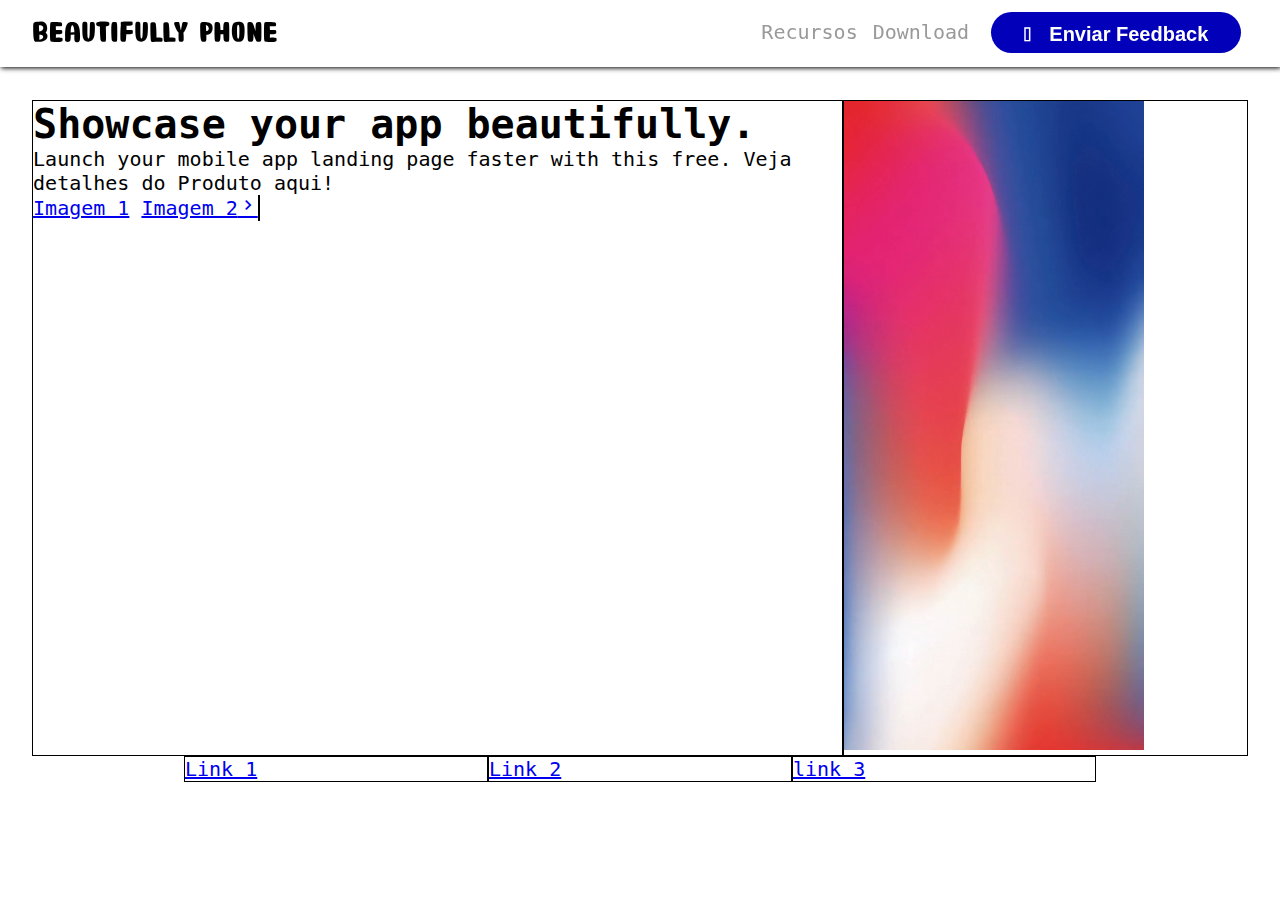
<file: public/index.html>
<!DOCTYPE html>
<html lang="en">
<head>
    <meta charset="UTF-8">
    <meta http-equiv="X-UA-Compatible" content="IE=edge">
    <meta name="viewport" content="width=device-width, initial-scale=1.0">
    <title>Loja de celular</title>
    <link rel="stylesheet" href="../src/css/style.css">
    <link rel="preconnect" href="https://fonts.googleapis.com">
    <link rel="preconnect" href="https://fonts.gstatic.com" crossorigin>
    <link href="https://fonts.googleapis.com/css2?family=Oleo+Script:wght@700&family=Open+Sans:ital,wght@1,500&display=swap" rel="stylesheet">
    <link href="https://fonts.googleapis.com/icon?family=Material+Icons" rel="stylesheet">
    <link rel="stylesheet" href="https://fonts.googleapis.com/css2?family=Material+Symbols+Outlined:opsz,wght,FILL,GRAD@48,400,0,0" />
    <link rel="stylesheet" href="../src/css/icons.css">
</head>
<body>
    <nav class="main-nav">
        <div class="container">
            <div class="menu">
                <div class="logo-tipo">
                    <a href="#">Beautifully Phone</a>
                </div>
                <div class="menu-servicos">
                    <ul class="servicos">
                        <span class="fechar" onclick="document.querySelector('.mobile-icon').style.display = 'block'; document.querySelector('.menu-servicos').style.display = 'none'"></span>
                        <li><a href="#">Recursos</a></li>
                        <li><a href="#">Download</a></li>
                        <li>
                            <button onclick="document.querySelector('.container-overlay').style.display = 'block'" class="btn">
                                <span class="env"></span>
                                <span>Enviar Feedback</span>
                            </button>
                        </li>
                    </ul>
                </div>
                <div class="mobile-icon">
                    <button onclick="document.querySelector('.menu-servicos').style.display = 'block';document.querySelector('.mobile-icon').style.display = 'none' " class="btn-mobile"></button>
                </div>
            </div>
        </div>
    </nav>
    <header class="header">
        <div class="container">
            <div class="row">
                <div class="col-sm-6 col-md-8">
                    <div class="main-content">
                        <h1>
                            Showcase your app beautifully.
                        </h1>
                        <p>
                            Launch your mobile app landing page faster with this free.
                            Veja detalhes do Produto aqui!
                        </p>
                        <div class="mobile">
                            <a href="#">Imagem 1</a>
                            <a href="#" class="material">Imagem 2</a>
                        </div>
                    </div>
                </div>
                <div class="col-sm-6 col-md-4">
                     <div class="device-mock">
                        <div class="device-border">
                            <video>
                                <source src="../src/videos/demo-screen.mp4" type="video/mp4">
                                <p>Error ao reproduzir o video</p>
                                <a href="../src/videos/demo-screen.mp4" class="material">Download</a>
                            </video>
                        </div>
                    </div>
                </div>
            </div>
        </div>
    </header>
    <!-- <aside class="tvt">
        <div class="animation-airplan">
            <div class="container">
                <h2 class="h2">
                    "Uma solução intuitiva para um problema comum que todos nós enfrentamos, em um único aplicativo!"
                </h2>
            </div>
        </div>
    </aside> -->
    <footer>
        <div class="container">
            <div class="row">
                <div class="col-sm-3 col-md-3">
                    <a href="#">Link 1</a>
                </div>
                <div class="col-sm-3 col-md-3">
                    <a href="#">Link 2</a>
                </div>
                <div class="col-sm-3 col-md-3">
                    <a href="#">link 3</a>
                </div>
            </div>
        </div>
    </footer>
    <div class="container-overlay" onclick="document.querySelector('.container-overlay').style.display = 'none'">
        <div class="overlay">
            <div class="feedback">
                <span>Minha caixa de overlay</span>
            </div>
        </div>
    </div>
</body>
</html>
</file>
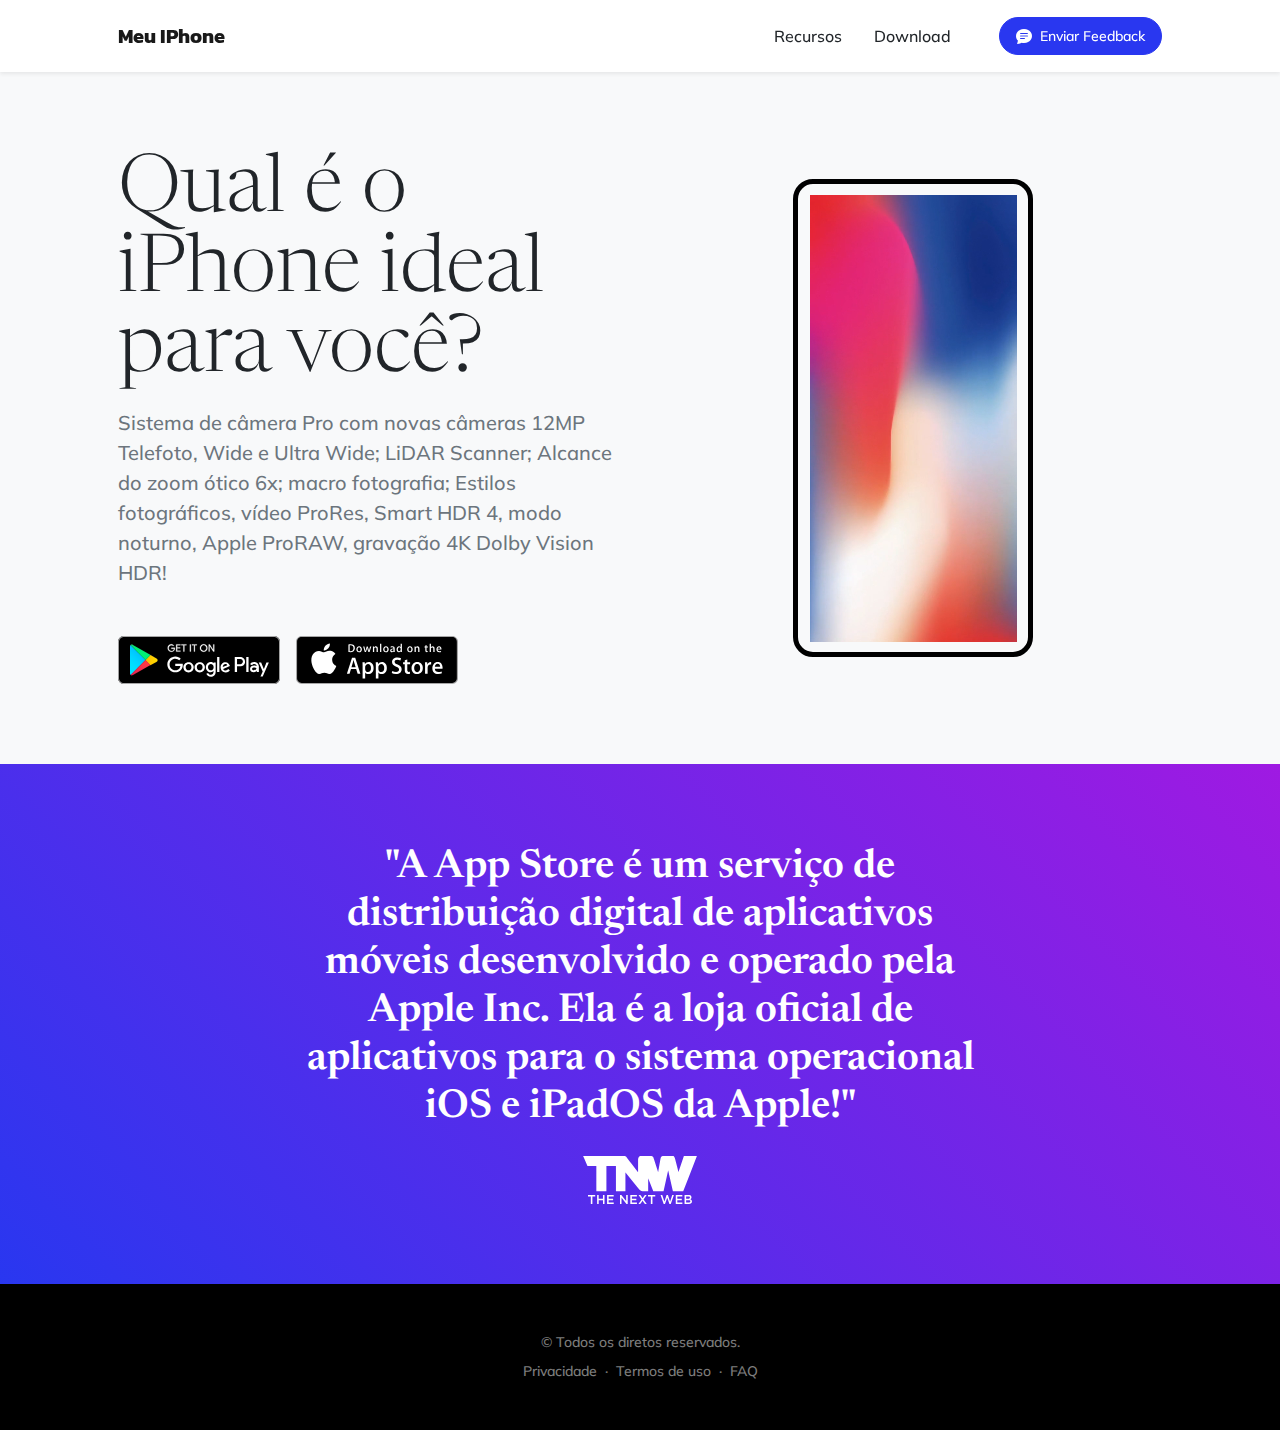
<file: src/modelo/index.html>
<!DOCTYPE html>
<html lang="en">
    <head>
        <meta charset="utf-8" />
        <meta name="viewport" content="width=device-width, initial-scale=1, shrink-to-fit=no" />
        <meta name="description" content="" />
        <meta name="author" content="" />
        <title>Iphone beautifully</title>
        <link rel="icon" type="image/x-icon" href="assets/favicon.ico" />
        <!-- Bootstrap icons-->
        <link href="https://cdn.jsdelivr.net/npm/bootstrap-icons@1.5.0/font/bootstrap-icons.css" rel="stylesheet" />
        <!-- Google fonts-->
        <link rel="preconnect" href="https://fonts.gstatic.com" />
        <link href="https://fonts.googleapis.com/css2?family=Newsreader:ital,wght@0,600;1,600&amp;display=swap" rel="stylesheet" />
        <link href="https://fonts.googleapis.com/css2?family=Mulish:ital,wght@0,300;0,500;0,600;0,700;1,300;1,500;1,600;1,700&amp;display=swap" rel="stylesheet" />
        <link href="https://fonts.googleapis.com/css2?family=Kanit:ital,wght@0,400;1,400&amp;display=swap" rel="stylesheet" />
        <!-- Core theme CSS (includes Bootstrap)-->
        <link href="css/styles.css" rel="stylesheet" />
    </head>
    <body id="page-top">
        <!-- Navigation-->
        <nav class="navbar navbar-expand-lg navbar-light fixed-top shadow-sm" id="mainNav">
            <div class="container px-5">
                <a class="navbar-brand fw-bold" href="#page-top">Meu IPhone</a>
                <button class="navbar-toggler" type="button" data-bs-toggle="collapse" data-bs-target="#navbarResponsive" aria-controls="navbarResponsive" aria-expanded="false" aria-label="Toggle navigation">
                    Menu
                    <i class="bi-list"></i>
                </button>
                <div class="collapse navbar-collapse" id="navbarResponsive">
                    <ul class="navbar-nav ms-auto me-4 my-3 my-lg-0">
                        <li class="nav-item"><a class="nav-link me-lg-3" href="#features">Recursos</a></li>
                        <li class="nav-item"><a class="nav-link me-lg-3" href="#download">Download</a></li>
                    </ul>
                    <button class="btn btn-primary rounded-pill px-3 mb-2 mb-lg-0" data-bs-toggle="modal" data-bs-target="#feedbackModal">
                        <span class="d-flex align-items-center">
                            <i class="bi-chat-text-fill me-2"></i>
                            <span class="small">Enviar Feedback</span>
                        </span>
                    </button>
                </div>
            </div>
        </nav>
        <header class="masthead">
            <div class="container px-5">
                <div class="row gx-5 align-items-center">
                    <div class="col-lg-6">
                        <div class="mb-5 mb-lg-0 text-center text-lg-start">
                            <h1 class="display-1 lh-1 mb-3">Qual é o iPhone ideal para você?</h1>
                            <p class="lead fw-normal text-muted mb-5">Sistema de câmera Pro com novas câmeras 12MP Telefoto, Wide e Ultra Wide; LiDAR Scanner; Alcance do zoom ótico 6x; macro fotografia; Estilos fotográficos, vídeo ProRes, Smart HDR 4, modo noturno, Apple ProRAW, gravação 4K Dolby Vision HDR!</p>
                            <div class="d-flex flex-column flex-lg-row align-items-center">
                                <a class="me-lg-3 mb-4 mb-lg-0" href="#!"><img class="app-badge" src="assets/img/google-play-badge.svg" alt="..." /></a>
                                <a href="#!"><img class="app-badge" src="assets/img/app-store-badge.svg" alt="..." /></a>
                            </div>
                        </div>
                    </div>
                    <div class="col-lg-6">
                        <div class="masthead-device-mockup">
                            <div class="device-wrapper">
                                <div class="device" data-device="iPhoneX" data-orientation="portrait" data-color="black">
                                    <div class="screen bg-black">
                                        <video muted="muted" autoplay="" loop="" style="max-width: 100%; height: 100%"><source src="assets/img/demo-screen.mp4" type="video/mp4" /></video>
                                    </div>
                                </div>
                            </div>
                        </div>
                    </div>
                </div>
            </div>
        </header>
        <!-- aside-->
        <aside class="text-center bg-gradient-primary-to-secondary">
            <div class="container px-5">
                <div class="row gx-5 justify-content-center">
                    <div class="col-xl-8">
                        <div class="h2 fs-1 text-white mb-4">"A App Store é um serviço de distribuição digital de aplicativos móveis desenvolvido e operado pela Apple Inc. Ela é a loja oficial de aplicativos para o sistema operacional iOS e iPadOS da Apple!"</div>
                        <img src="assets/img/tnw-logo.svg" alt="..." style="height: 3rem" />
                    </div>
                </div>
            </div>
        </aside>
        <!-- Footer-->
        <footer class="bg-black text-center py-5">
            <div class="container px-5">
                <div class="text-white-50 small">
                    <div class="mb-2">&copy; Todos os diretos reservados.</div>
                    <a href="#!">Privacidade</a>
                    <span class="mx-1">&middot;</span>
                    <a href="#!">Termos de uso</a>
                    <span class="mx-1">&middot;</span>
                    <a href="#!">FAQ</a>
                </div>
            </div>
        </footer>
        <!-- Feedback Modal-->
        <div class="modal fade" id="feedbackModal" tabindex="-1" aria-labelledby="feedbackModalLabel" aria-hidden="true">
            <div class="modal-dialog modal-dialog-centered">
                <div class="modal-content">
                    <div class="modal-body border-0 p-4">
                        <form id="contactForm" data-sb-form-api-token="API_TOKEN">
                            <div class="form-floating mb-3">
                                <input class="form-control" id="name" type="text" placeholder="Enter your name..." data-sb-validations="required" />
                                <label for="name">Nome completo</label>
                                <div class="invalid-feedback" data-sb-feedback="name:required">O nome é Obrigatório.</div>
                            </div>
                            <div class="form-floating mb-3">
                                <input class="form-control" id="email" type="email" placeholder="name@example.com" data-sb-validations="required,email" />
                                <label for="email">E-mail</label>
                                <div class="invalid-feedback" data-sb-feedback="email:required">O email é obrigatório.</div>
                                <div class="invalid-feedback" data-sb-feedback="email:email">Email invalido..</div>
                            </div>
                            <div class="form-floating mb-3">
                                <input class="form-control" id="cep" type="text" placeholder="00000-00" data-sb-validations="required" />
                                <label for="email">Cep</label>
                                <div class="invalid-feedback" data-sb-feedback="cep:required">O Cep é obrigatório.</div>
                                <div class="invalid-feedback" data-sb-feedback="cep:cep">Cep invalido..</div>
                            </div>
                            <div class="form-floating mb-3">
                                <input class="form-control" id="bairro" type="text" placeholder="00000-00" data-sb-validations="required" />
                                <label for="bairro">Bairro</label>
                                <div class="invalid-feedback" data-sb-feedback="bairro:required">O Bairro é obrigatório.</div>
                                <div class="invalid-feedback" data-sb-feedback="bairro:bairro">Bairro invalido..</div>
                            </div>
                            <div class="form-floating mb-3">
                                <input class="form-control" id="logradouro" type="text" placeholder="00000-00" data-sb-validations="required" />
                                <label for="logradouro">Logradouro</label>
                                <div class="invalid-feedback" data-sb-feedback="logradouro:required">O Logradouro é obrigatório.</div>
                                <div class="invalid-feedback" data-sb-feedback="logradouro:logradouro">Logradouro invalido..</div>
                            </div>
                            <div class="form-floating mb-3">
                                <textarea class="form-control" id="message" type="text" placeholder="Coloque sua mensagem aqui..." style="height: 10rem" data-sb-validations="required"></textarea>
                                <label for="message">Mensagem</label>
                                <div class="invalid-feedback" data-sb-feedback="message:required">Uma mensagem é obrigatório.</div>
                            </div>
                            <div class="d-none" id="submitSuccessMessage">
                                <div class="text-center mb-3">
                                    <div class="fw-bolder">Form enviado sucesso!</div>
                                </div>
                            </div>
                            <div class="d-none" id="submitErrorMessage"><div class="text-center text-danger mb-3">Erro ao enviar a mensagem!</div></div>
                            <div class="d-grid"><button class="btn btn-primary rounded-pill btn-lg disabled" id="submitButton" type="submit">Enviar</button></div>
                        </form>
                    </div>
                </div>
            </div>
        </div>
        <!-- Bootstrap core JS-->
        <script src="https://cdn.jsdelivr.net/npm/bootstrap@5.1.3/dist/js/bootstrap.bundle.min.js"></script>
        <!-- Core theme JS-->
        <script src="js/scripts.js"></script>
        <script src="https://ajax.googleapis.com/ajax/libs/jquery/3.6.0/jquery.min.js"></script>
    </body>
</html>
</file>
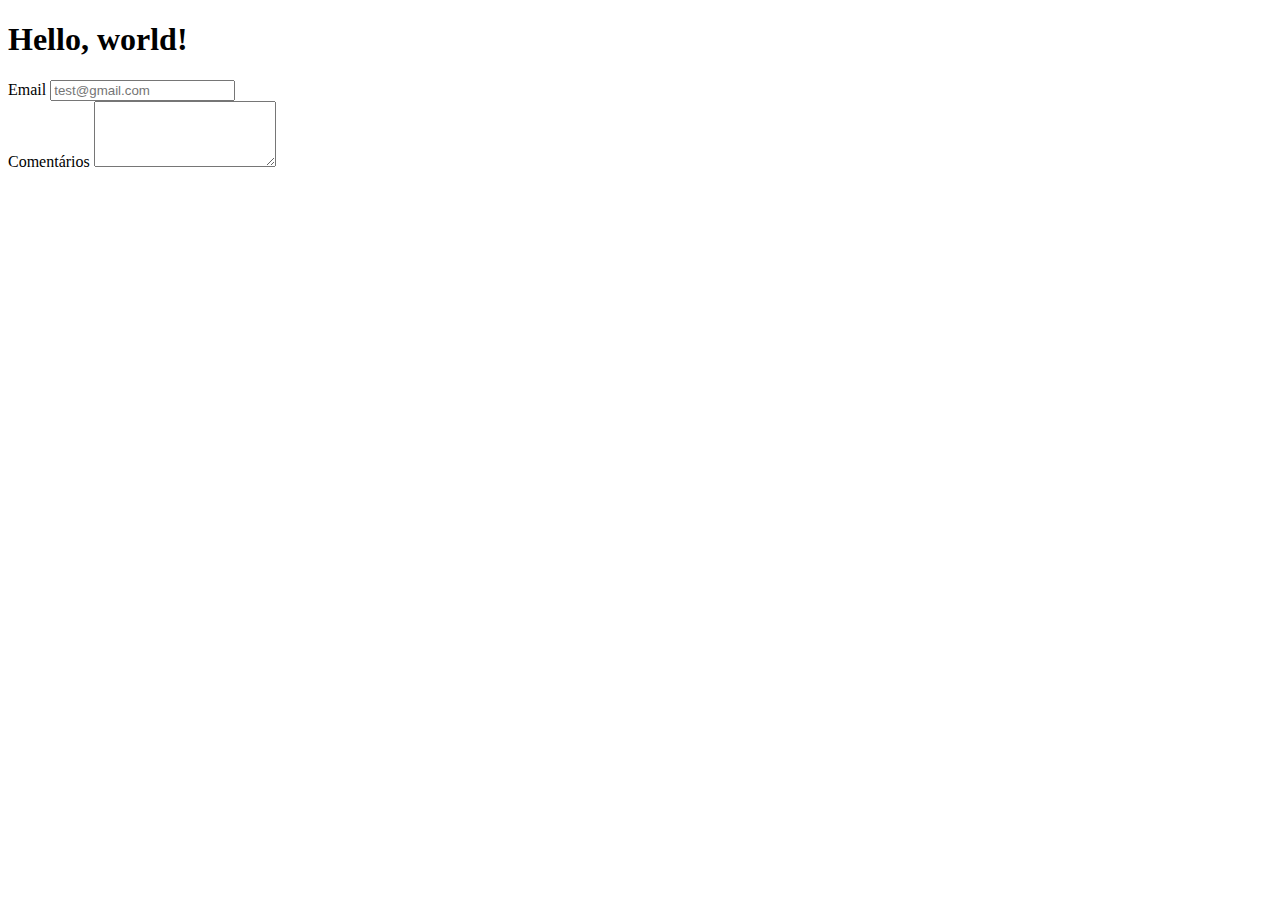
<file: public/frame-bootstrap.html>
<!doctype html>
<html lang="en">
  <head>
    <meta charset="utf-8">
    <meta name="viewport" content="width=device-width, initial-scale=1">
    <title>Bootstrap demo</title>
    <link href="https://cdn.jsdelivr.net/npm/bootstrap@5.2.0-beta1/dist/css/bootstrap.min.css" rel="stylesheet" integrity="sha384-0evHe/X+R7YkIZDRvuzKMRqM+OrBnVFBL6DOitfPri4tjfHxaWutUpFmBp4vmVor" crossorigin="anonymous">
  </head>
  <body>
    <h1>Hello, world!</h1>
    <form>
        <div class="mb-3">
            <label for="cadastro" class="form-label">Email</label>
            <input class="form-control" type="email" id="cadastro" placeholder="test@gmail.com">
        </div>
        <div>
            <label for="comentarios" class="form-label">Comentários</label>
            <textarea class="form-control" rows="4" id="comentarios"></textarea>
        </div>
    </form>


    <script src="https://cdn.jsdelivr.net/npm/bootstrap@5.2.0-beta1/dist/js/bootstrap.bundle.min.js" integrity="sha384-pprn3073KE6tl6bjs2QrFaJGz5/SUsLqktiwsUTF55Jfv3qYSDhgCecCxMW52nD2" crossorigin="anonymous"></script>
  </body>
</html>
</file>
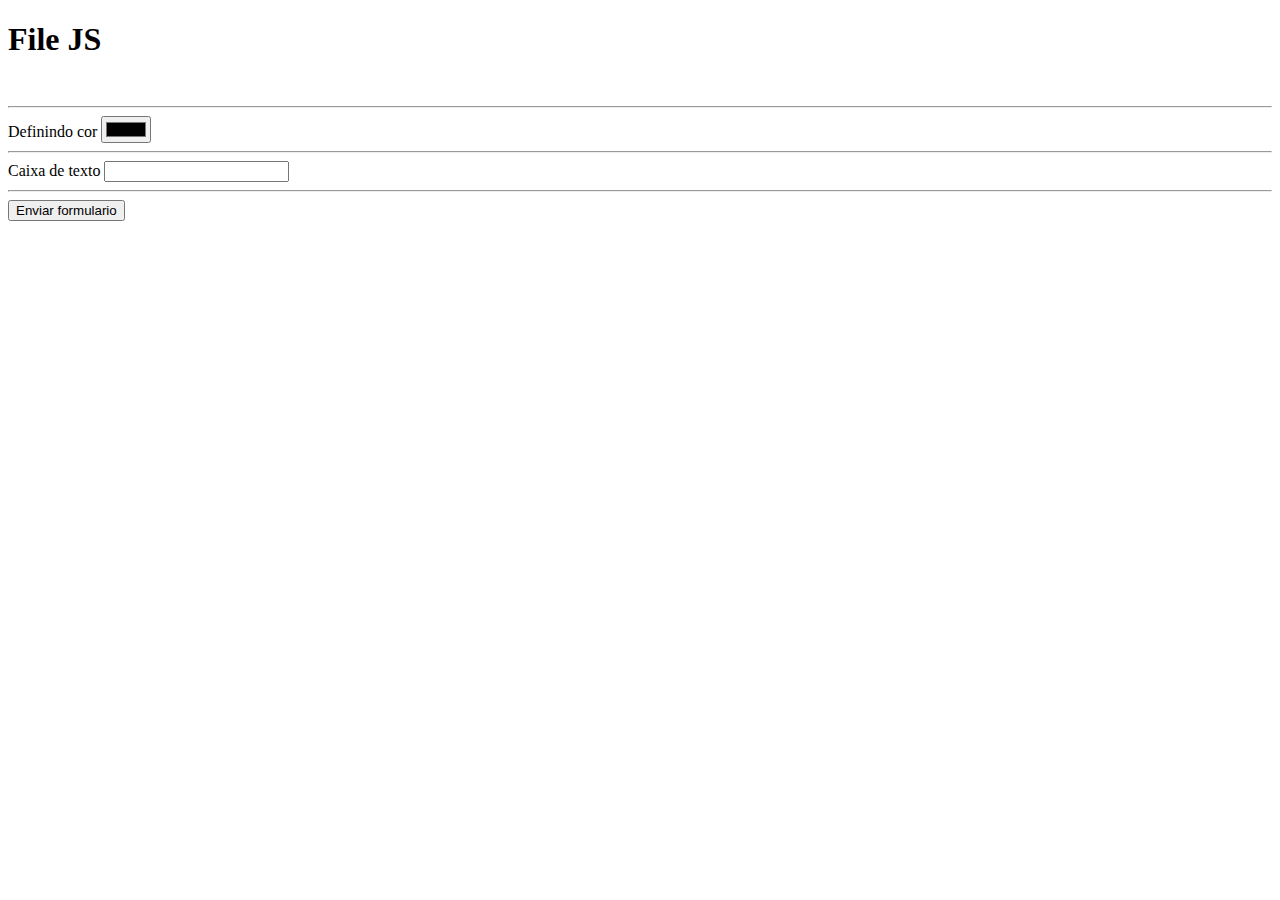
<file: public/index-js.html>
<!DOCTYPE html>
<html lang="en">
<head>
    <meta charset="UTF-8">
    <meta http-equiv="X-UA-Compatible" content="IE=edge">
    <meta name="viewport" content="width=device-width, initial-scale=1.0">
    <link rel="stylesheet" href="../src/css/execjs.css">
    <title>Meu primeiro JS</title>
</head>
<body class="home-page">
    <section>
        <h1>File JS</h1>
        <!-- <p>Testando meu script JS</p>
        <div class="painel">
            <button class="select green">Azul</button>
        </div> -->
    </section>
    <section>
        <div class="alvo">&nbsp;</div>
        <hr>
        <form action="">
            <div>
                <label for="cor">Definindo cor</label>
                <input type="color" name="color" id="cor">
            </div>
            <hr>
            <div>
                <label for="texto">Caixa de texto</label>
                <input type="text" name="texto" id="texto">
            </div>
            <hr>
            <button class="botao">Enviar formulario</button>
        </form>
    </section>

    <footer>
       
    </footer>
    
    <script src="../src/js/ApplyColor.js"></script>
    <script src="../src/js/script.js"></script>

</body>
</html>
</file>
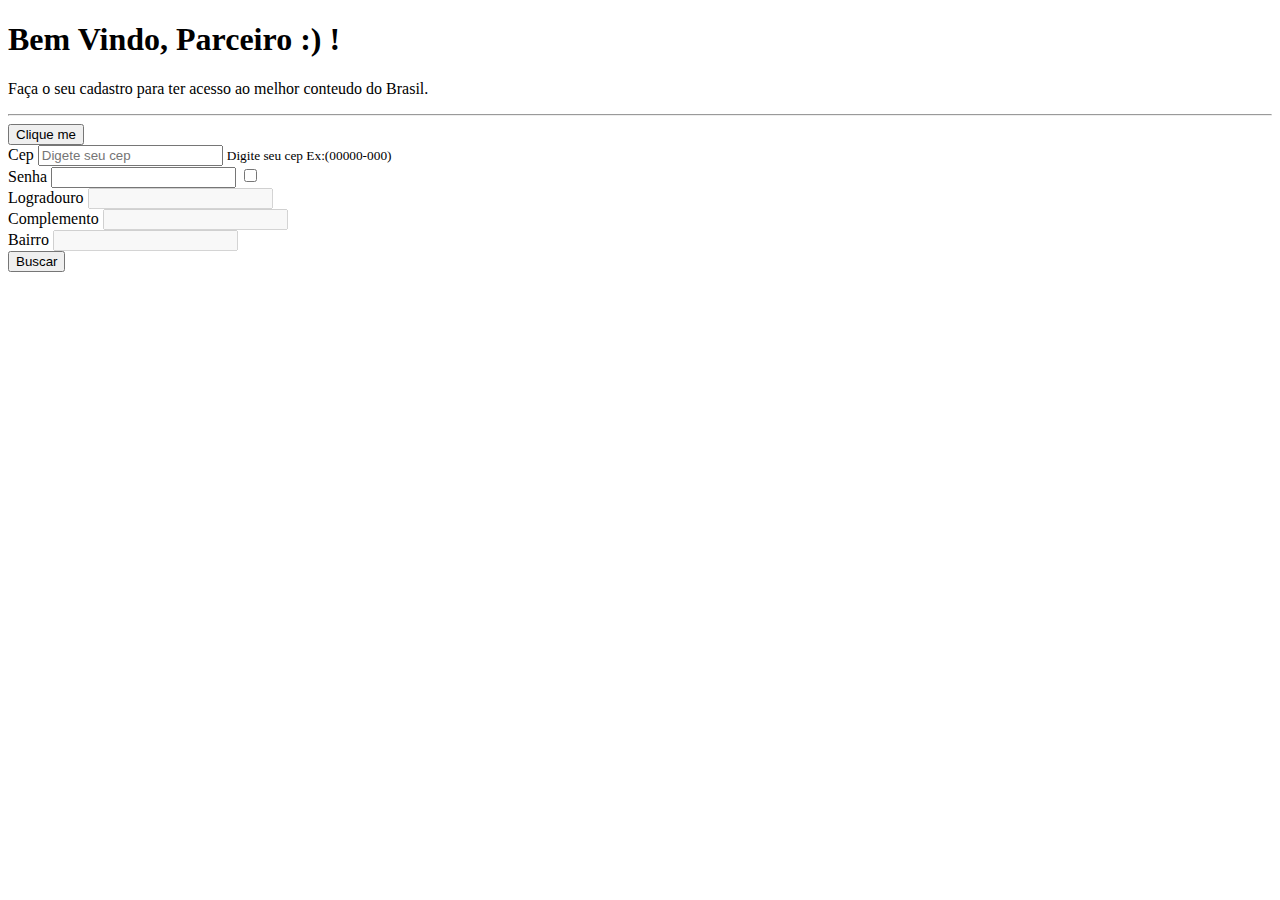
<file: src/cadastro.html>
<!doctype html>
<html lang="en">
  <head>
    <meta charset="utf-8">
    <meta name="viewport" content="width=device-width, initial-scale=1">
    <link href="https://cdn.jsdelivr.net/npm/bootstrap@5.2.0-beta1/dist/css/bootstrap.min.css" rel="stylesheet" integrity="sha384-0evHe/X+R7YkIZDRvuzKMRqM+OrBnVFBL6DOitfPri4tjfHxaWutUpFmBp4vmVor" crossorigin="anonymous">
  </head>
  <body>
    <header>
        <div class="container">
            <div class="jumbotron">
                <div class="data-hora"></div>
                <h1 class="display-4">Bem Vindo, Parceiro :) !</h1>
                <p class="lead">Faça o seu cadastro para ter acesso ao melhor conteudo do Brasil.</p>
                <hr class="my-4">
                <button class="btn-jquery">Clique me</button>
            </div>
        </div>
    </header>
    <div class="container">
        <div class="alert alert-danger" role="alert"></div>
        <form>
            <div class="mb-3 cep">
              <label for="cep">Cep</label>
              <input type="text" class="form-control" id="cep" placeholder="Digete seu cep">
              <small id="cepHelp" class="form-text text-muted">Digite seu cep Ex:(00000-000)</small>
            </div>
            <div class="mb-3 senha">
              <label for="senha">Senha</label>
              <input type="password" class="form-control" id="senha">
              <input type="checkbox" id="show">
            </div>
            <div class="mb-3">
                <label for="logradouro">Logradouro</label>
                <input type="text" class="form-control" id="logradouro" disabled>
            </div>
            <div class="mb-3">
                <label for="complemento">Complemento</label>
                <input type="text" class="form-control" id="complemento" disabled>
            </div>
            <div class="mb-3">
                <label for="bairro">Bairro</label>
                <input type="text" class="form-control" id="bairro" disabled>
            </div>

            <button type="submit" class="btn btn-primary">Buscar</button>
          </form>
    </div>
    <script src="js/jquery-3.6.0.js"></script>
    <script src="js/my-jquery.js"></script>
    <script src="js/ajax.js"></script>
    <script src="js/form.js"></script>
    <script src="js/jquery.mask.js"></script>
  </body>
</html>
</file>
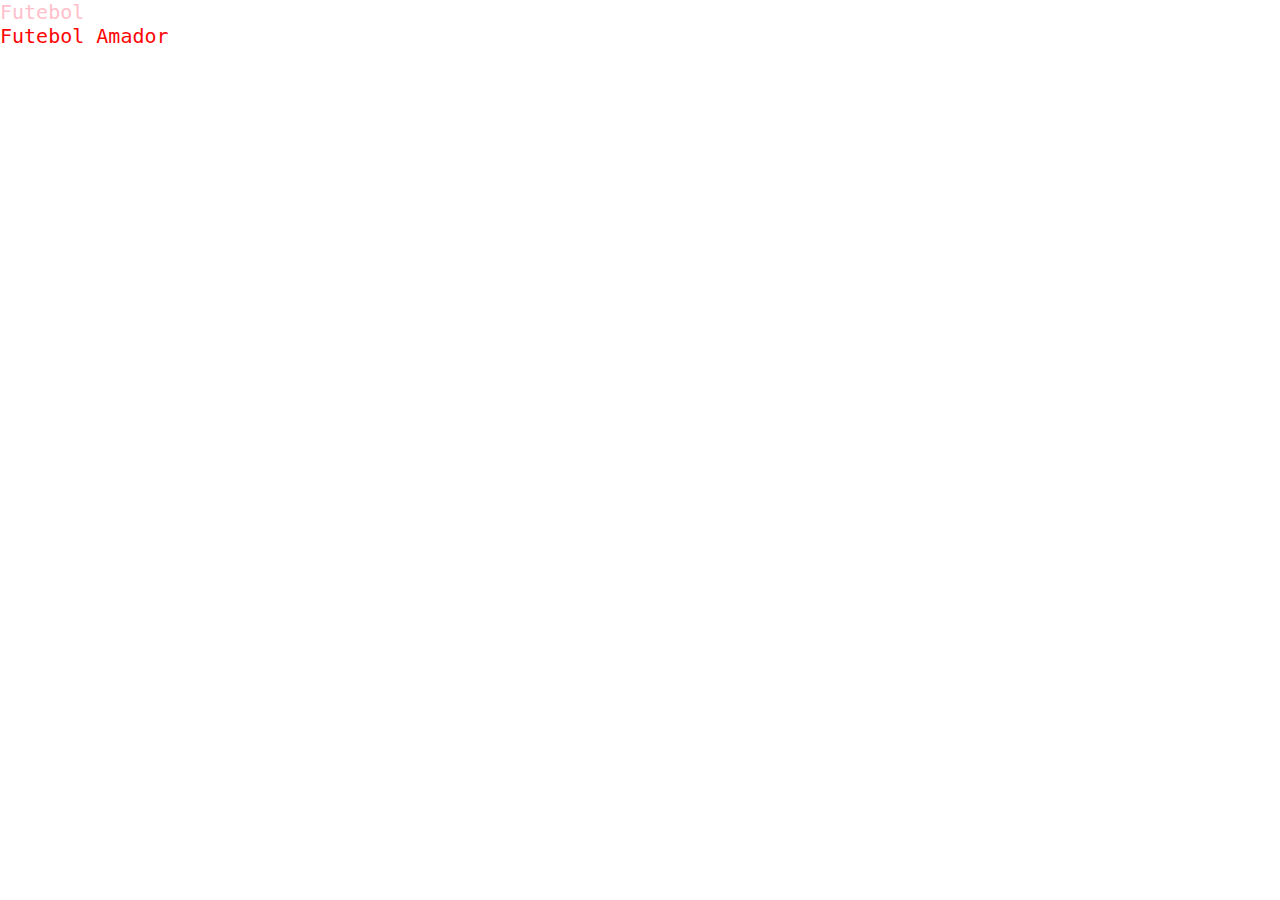
<file: src/futebol.html>
<!DOCTYPE html>
<html lang="en">
<head>
    <meta charset="UTF-8">
    <meta http-equiv="X-UA-Compatible" content="IE=edge">
    <meta name="viewport" content="width=device-width, initial-scale=1.0">
    <title>Futebol</title>
    <link rel="stylesheet" href="css/style.css">
    <style>
        p {
            color: rgb(252, 7, 7)
        } 
    </style>
</head>
<body>
    <header id="header">
       <p style="color: pink">Futebol</p> 
    </header>
    <section>
        <p>Futebol Amador</p>
    </section>
</body>
</html>
</file>
<file: src/css/style.css>
/* Minha folha de estilo */
:root {
    --fn-red : #da0404;
    --fn-font: 20px;
    --fn-black: #000;
}

* {
    margin: 0;
    box-sizing: border-box;
    padding: 0;
}

@font-face {
    font-family: pepper;
    src: url(../fonts/pepper-sauce.ttf);
}

html {
    font-family: 'Roboto Mono', monospace;
    font-size: var(--fn-font);
}

.container {
    width: 95%;
    margin: auto;
}

/* breakpoint */
/*
@media screen and (min-width: 576px) {
    .container {
        width: 100%;
    }
}
@media screen and (min-width: 768px) {
    .container {
        max-width: 720px;
    }
}
*/

.row {
    display: flex;
    flex-wrap: wrap;
    justify-content: center;
}

[class*="col"] {
    width: 100%;
    border: #000 1px solid;
    /* min-height: 200px;
    overflow: auto; */
}

@media screen and (min-width: 576px){
    /* sm = small */
    .col-sm-1 { width: 8.33%; }/* 100% / 12 */ 
    .col-sm-2 { width: 16.66%;} /* 2 * 8.33% */
    .col-sm-3 { width: 25%; }
    .col-sm-4 { width: 33.33%; }
    .col-sm-5 { width: 41.66%; }
    .col-sm-6 { width: 50%; }
    .col-sm-7 { width: 58.31%; }
    .col-sm-8 { width: 66.66%; }
    .col-sm-9 { width: 75%; }
    .col-sm-10 { width: 83.33%; }
    .col-sm-11 { width: 91.66%; }
    .col-sm-12 { width: 100%; }
}

@media screen and (min-width: 768px){
    /* md = medium */
    .col-md-1 { width: 8.33%; }/* 100% / 12 */ 
    .col-md-2 { width: 16.66%;} /* 2 * 8.33% */
    .col-md-3 { width: 25%; }
    .col-md-4 { width: 33.33%; }
    .col-md-5 { width: 41.66%; }
    .col-md-6 { width: 50%; }
    .col-md-7 { width: 58.31%; }
    .col-md-8 { width: 66.66%; }
    .col-md-9 { width: 75%; }
    .col-md-10 { width: 83.33%; }
    .col-md-11 { width: 91.66%; }
    .col-md-12 { width: 100%; }
}

.main-nav {
    background-color: #ffffff;
    box-shadow: 1px 1px 5px;
    position: fixed;
    width: 100%;
    z-index: 1;
    top: 0;
}

.main-nav div.menu {
    display: flex;
    justify-content: space-between;
    padding: 5px 0;
}

.main-nav div.logo-tipo a {
    color: var(--fn-black);
    display: block;
    padding: 10px 0;
    text-decoration: none;
    font-family: pepper;
    font-size: 1.5rem;
}

.main-nav ul.servicos {
    display: flex;
    list-style-type: none;
}

@media screen and (max-width: 992px) {
    .menu-servicos {
        display: none;
    }

    .main-nav .menu {
        display: flex;
        padding: 5px 0;
        flex-direction: column;
        align-items: center;
    }

    .menu-servicos .servicos {
        flex-direction: column;
        width: 100%;
        align-items: center;
    }

    .menu-servicos .servicos .fechar::after {
        content: 'X';
        border: 1px rgb(108, 108, 108) solid;
        padding: 2px 8px;
        cursor: pointer;
        position: absolute;
        right: 0;
        top: 0;
        font-size: 1.2rem;
        font-weight: bold;
    }

    .menu-servicos .servicos .btn {
        padding: 20px 25px;
        width: 100%;
        line-height: 20px;
    }
}

@media screen and (min-width: 992px) {
    .mobile-icon {
        display: none !important;
    }
    .menu-servicos {
        display: block !important;
    }
}

.main-nav ul.servicos > li {
    margin-left: 15px;
    padding: 15px 0;
}

.main-nav ul.servicos > li:last-child {
    padding: 7px;
}

.main-nav ul.servicos > li > a {
    text-decoration: none ;
    display: block;
    color: #999;
    font-size: 1rem;
}

.main-nav ul.servicos > li > a:hover {
    text-decoration: none;
    font-weight: bold;
    color: #6b6b6b;
} 
/* Fim do menu de navegação */
.btn {
    display: block;
    font-weight: bold;
    line-height: 0.5rem;
    text-align: center;
    color: #ffffff;
    text-decoration: none;
    cursor: pointer;
    background-color: #0300b9;
    padding: 0.7rem 0.7rem;
    border-radius: 2rem;
    box-shadow: 1px 1px 4px;
    border: transparent;
    font-size: 1rem;
    width: 250px;
    transition: width 0.15s ease-in-out, background-color 0.15s ease-in-out, color 0.15s ease-in-out ;
}

.btn:hover {
    background-color: #0004ff;
    color: #acacac;
    width: 200px;
}

.container-overlay {
    display: none;
}

.overlay {
    background-color: #000000bd;
    height: 100%;
    width: 100%;
    position: fixed;
    top: 0;
    left: 0;
    z-index: 2;
    display: flex;
    align-items: center;
    justify-content: center;
}

.overlay .feedback {
    background-color: #ffffff;
    border: 2px solid #999;
    width: 40%;
    padding: 150px 10px;
    text-align: center;
    box-shadow: 20px 20px 50px;
}

/* 
<aside> usado para inserção de informação que não está vunculada com 
o conteudo central do site
*/
.tvt {
    background-color: #0004ff;
    animation-duration: 5s;
    animation-name: cor-fundo;
    animation-iteration-count: infinite;
    animation-timing-function: ease-in-out;
    animation-delay: 2s;
}

@keyframes cor-fundo {
    0% {background-color: #0004ff;}
    25% {background-color: #ff00f7;}
    50% {background-color: #e60e0e;}
    75% {background-color: #04ffde;}
    100% {background-color: #d9ff00;}
}

.tvt .animation-airplan {
    color: #ffffff;
    padding: 100px 200px;
    margin: 0 auto;
    background-image: url(../img/airplane.png);
    background-repeat: no-repeat;
    background-position: 250% 100%;
    /* animation: airplane 2s 5; */
    animation-duration: 2s;
    animation-name: airplane;
    animation-iteration-count: 5;
    animation-timing-function: ease-in-out;
    animation-delay: 2s;
}

.tvt .h2 {
    text-align: center;
    font-size: 2rem;
}

@keyframes airplane {
    0% {
        background-position: 250% 100%;  
    }

    100% {
        background-position: -250% 0%;
    }
}

/* header */
.header {
    padding-top: 100px;
}

.device-border {
    max-width: 300px;
    width: 100%;
}

video {
    max-width: 100%;
    height: auto;
}



/* .overlay .feedback {
    background-color: #da0404;
    width: 200px;
    height: 200px;
    position: absolute;
    right: 100px;
    top:0;
    z-index: 1;
}
.overlay .feedback2 {
    background-color: #00ff44;
    width: 200px;
    height: 200px;
    position: absolute;
    top: 100px;
    right: 0;
    z-index: 2;
} */



/*
header div {
    text-align: justify;
    text-decoration: underline; 
    text-transform: uppercase;
    line-height: 30px;
    width: 50%;
    word-wrap: break-word;
    height: 100px;
    overflow: auto;
    border: 1px solid #000; 
    border-left: double 2px #ff0000;
    border: 5px solid #0000ff;
    border-radius: 10px 50px 30px 80px;
    margin: 50px auto;
    box-shadow: 10px 10px 5px #29cd10, 10px 10px 5px #ff0000;
    text-shadow: 1px 1px 1px #ff0000;
    background: linear-gradient(to right, #0000ff, #e60f90, #c9f11a);
    background: #54ff05 url(../img/paris.jpg);
    background-size: contain;
    background-repeat: no-repeat;
    background-size: 300px 200px;
}

header div:last-child {
    border: 30px solid #ff0000;
    color: #ffffff;
    padding-left: 50px;
    padding-top: 50px;
    width: 300px;
    padding: 10px 20px 30px 40px;
    padding: 10px 50px;
    margin-left: 20px;
    margin-top: 50px;
    margin: 10px 20px 30px 40px;
    margin: 10px 20px;
}
*/
/* 
.icon-pseudo-element {
    position: relative;
} */
.mobile::after {
    /* content: "\e409"; */
    content: "";
    color: #da0404;
    border: #000 1px solid;
}

.material::after {
    font-family: 'Material Icons';
    content: "\e409";    
}
</file>
<file: src/css/icons.css>
.material-icons {
    font-family: 'Material Icons';
    font-weight: normal;
    font-style: normal;
    font-size: 24px;  /* Preferred icon size */
    display: inline-block;
    line-height: 1;
    text-transform: none;
    letter-spacing: normal;
    word-wrap: normal;
    white-space: nowrap;
    direction: ltr;
  
    /* Support for all WebKit browsers. */
    -webkit-font-smoothing: antialiased;
    /* Support for Safari and Chrome. */
    text-rendering: optimizeLegibility;
  
    /* Support for Firefox. */
    -moz-osx-font-smoothing: grayscale;
  
    /* Support for IE. */
    font-feature-settings: 'liga';
}

.btn-mobile::after {
    content: "\e5d2";
    font-family: 'Material Icons';
}

.env::after {
    content: "\f187";
    font-family: 'Material Icons';
}
</file>
<file: src/css/execjs.css>
.error {
    color: red;
    font-weight: bold;
}
</file>
